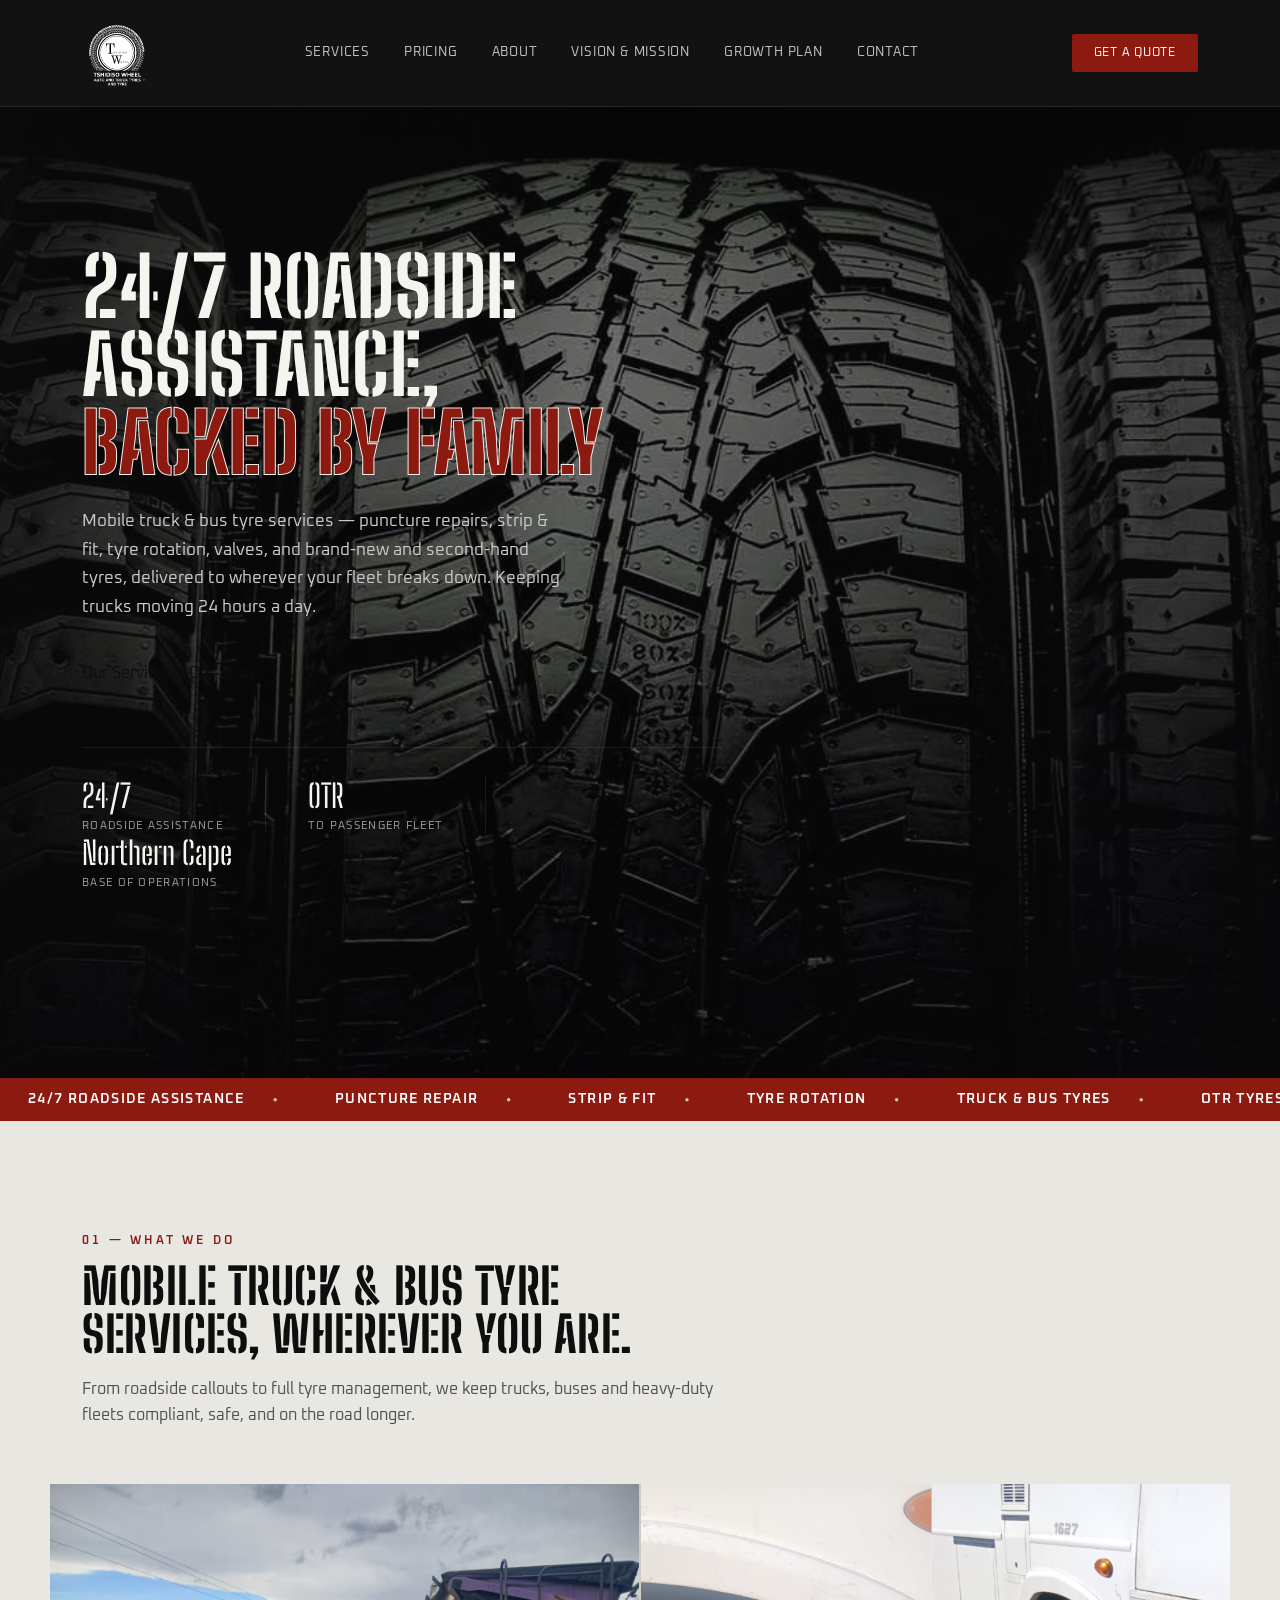
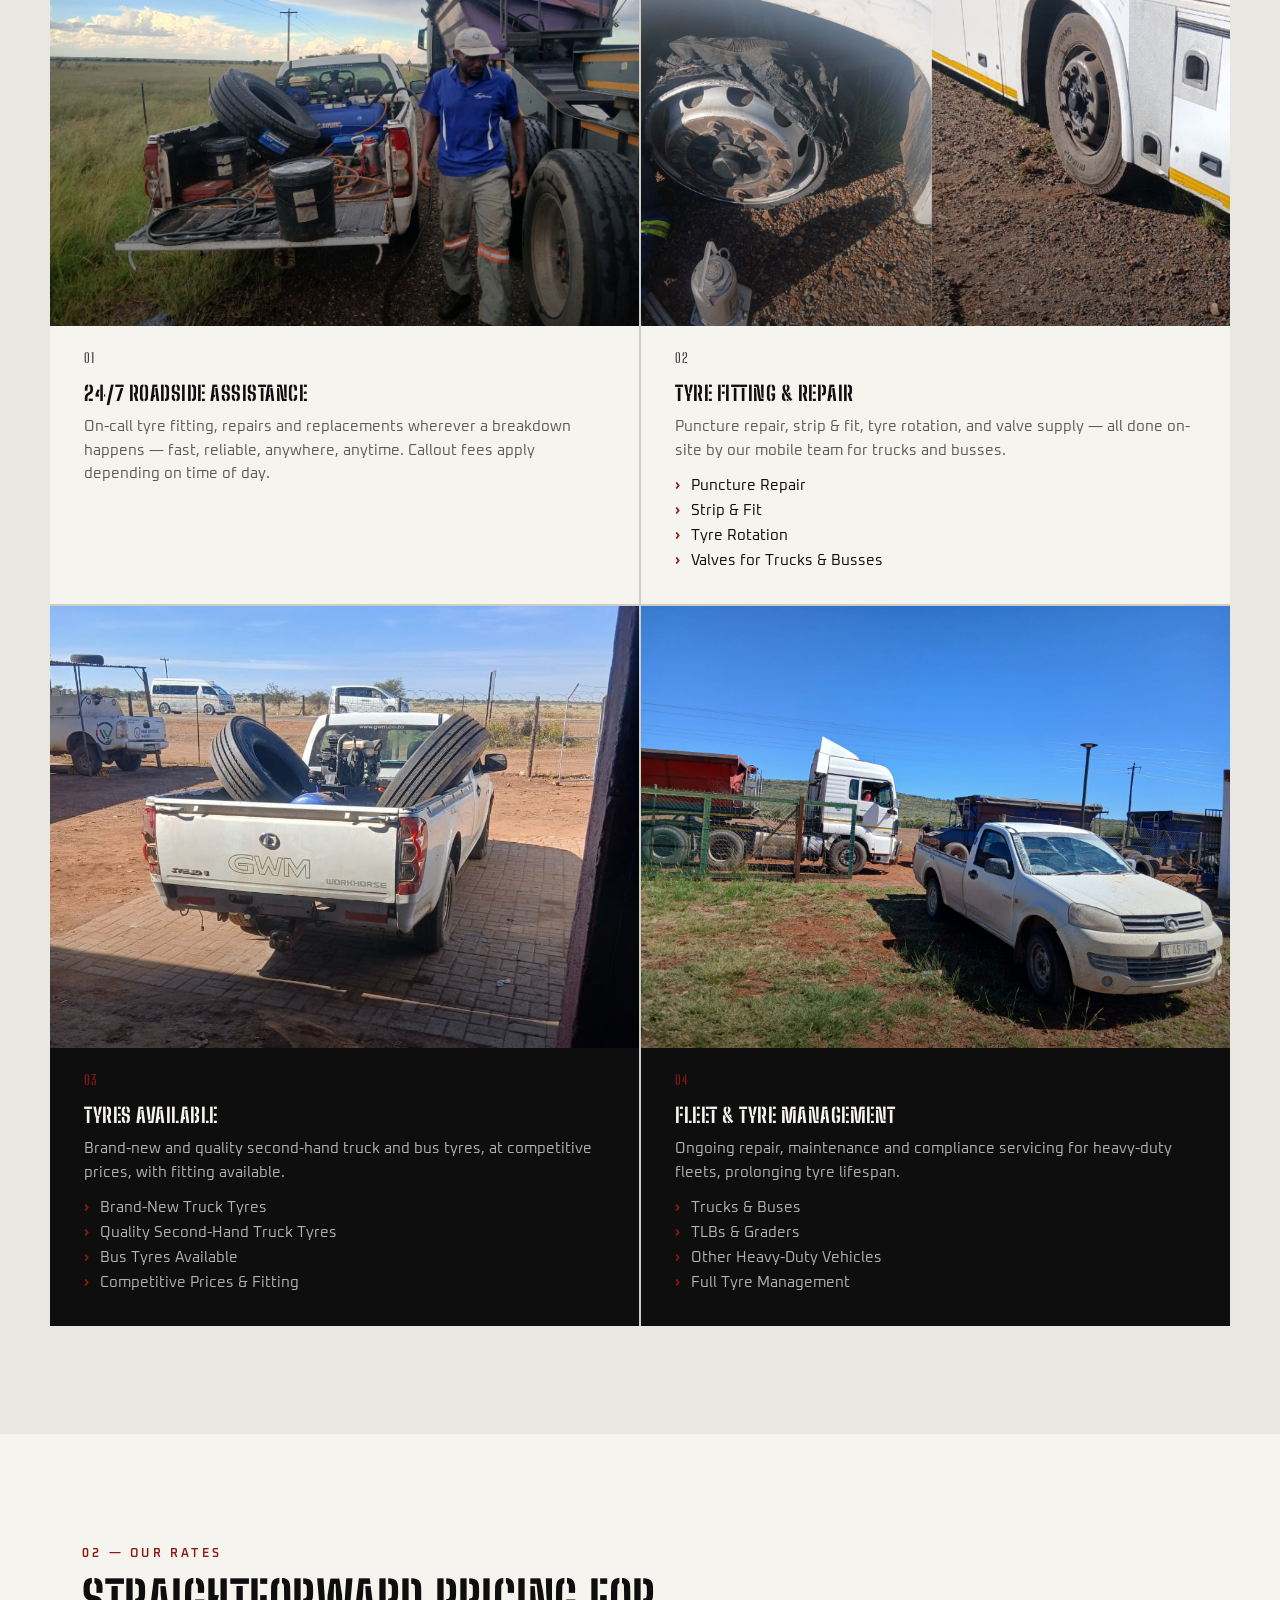
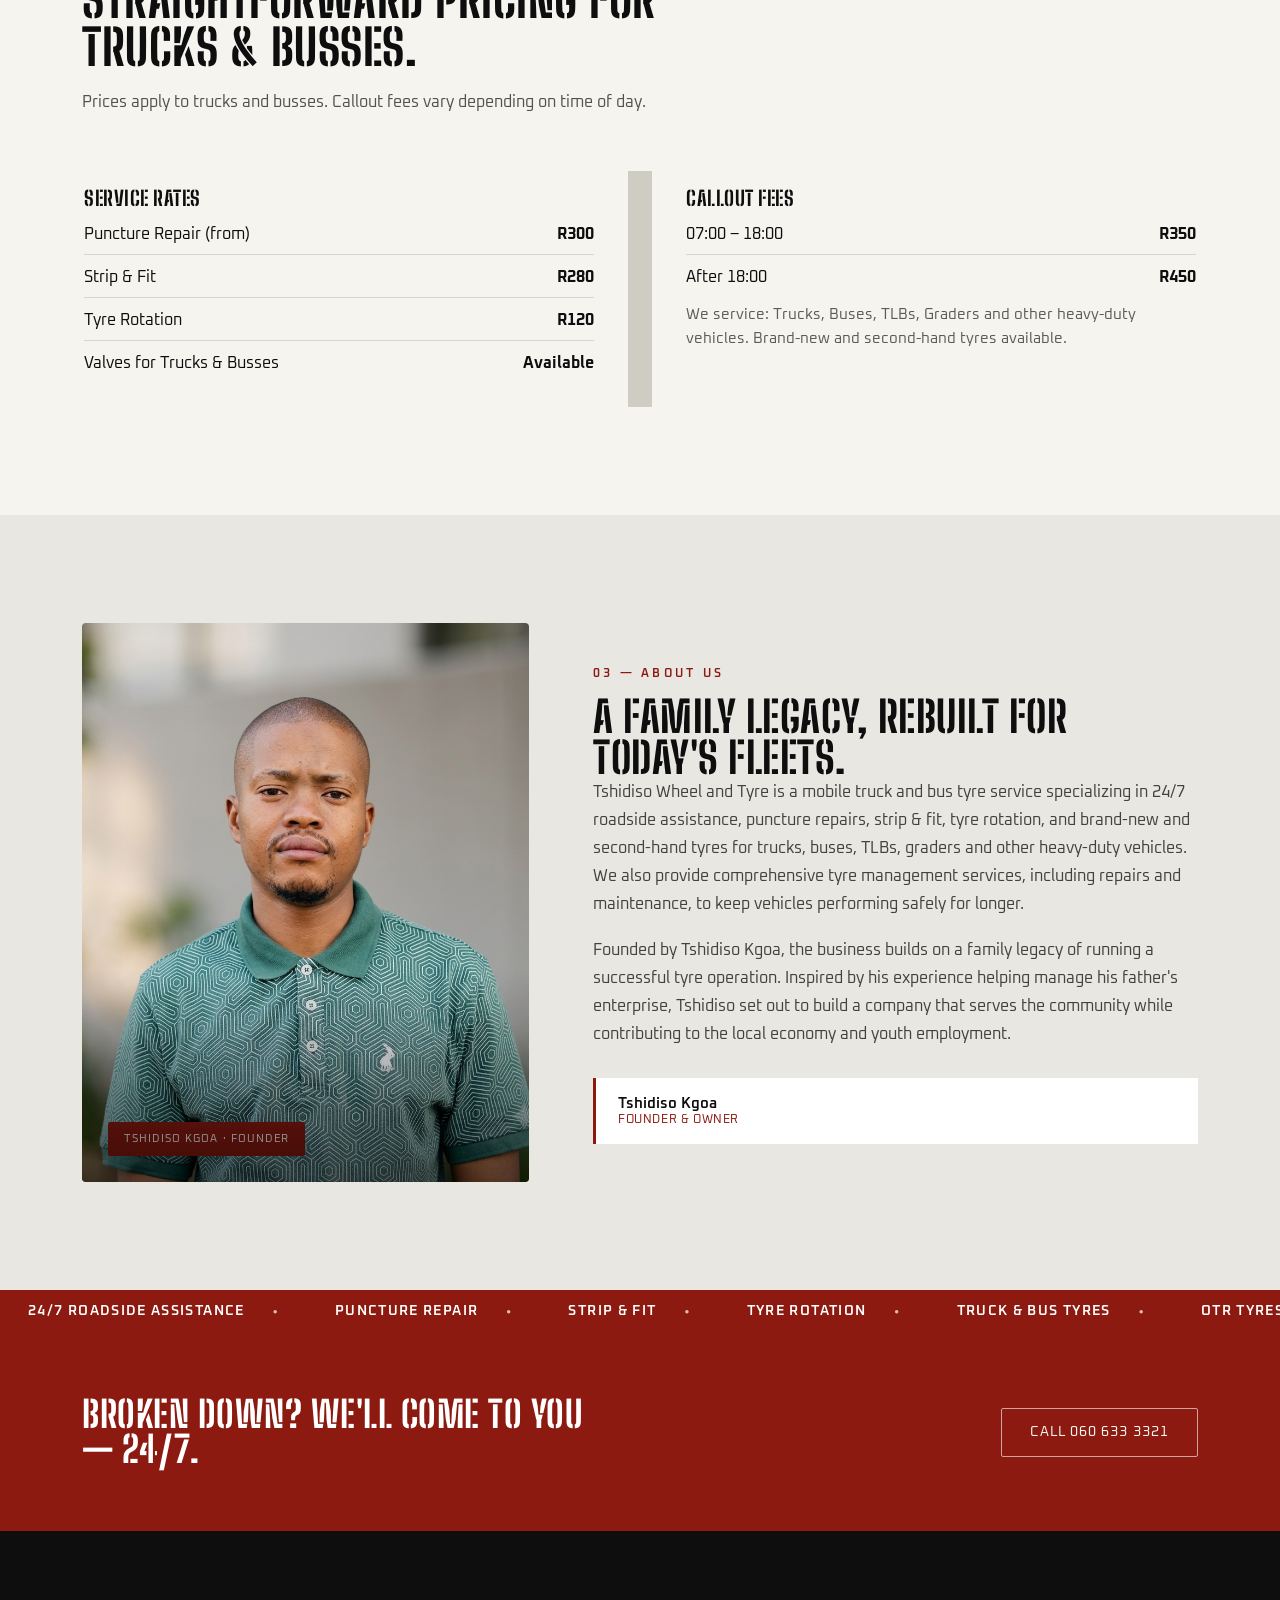
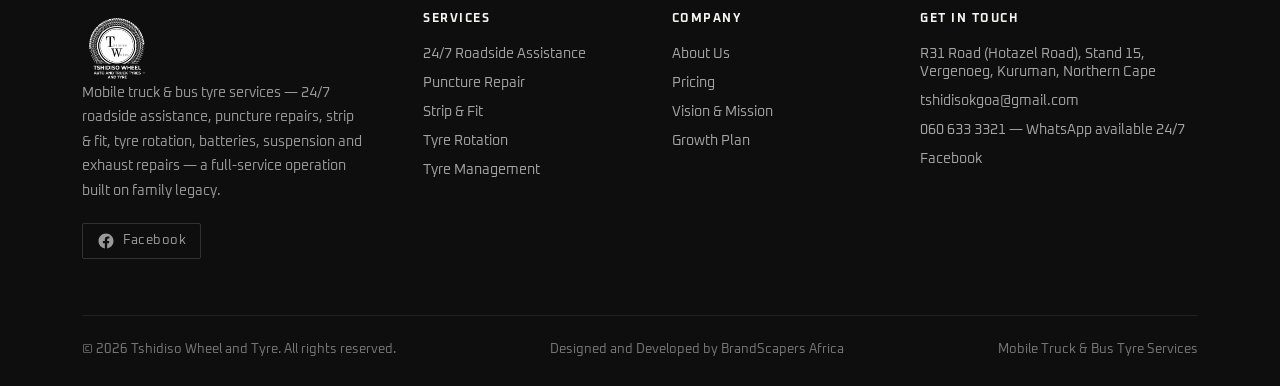
<file: index.html>
<!DOCTYPE html>
<html lang="en">
<head>
<meta charset="UTF-8">
<meta name="viewport" content="width=device-width, initial-scale=1.0">
<title>Tshidiso Wheel &amp; Tyre — Mobile Truck &amp; Bus Tyre Services</title>
<link rel="preconnect" href="https://fonts.googleapis.com">
<link href="https://fonts.googleapis.com/css2?family=Big+Shoulders+Stencil:wght@500;700;800&family=Oxanium:wght@400;500;600;700&display=swap" rel="stylesheet">
<link rel="stylesheet" href="styles.css">
<style>
  .svc-list{list-style:none;margin:14px 0 0;padding:0;display:flex;flex-direction:column;gap:6px;font-size:0.92rem;}
  .svc-list li{position:relative;padding-left:16px;color:inherit;}
  .svc-list li::before{content:"›";position:absolute;left:0;color:var(--rust,#c0392b);font-weight:700;}

  .rate-list{list-style:none;margin:16px 0 0;padding:0;display:flex;flex-direction:column;gap:12px;}
  .rate-list li{display:flex;justify-content:space-between;padding-bottom:10px;border-bottom:1px solid rgba(0,0,0,0.12);color:inherit;transition:color .25s, border-color .25s;}
  .rate-list li:last-child{border-bottom:none;padding-bottom:0;}
  .rate-list li strong{color:inherit;}

  /* Cards go dark on hover (see .svc-card:hover in styles.css) — make list text/borders follow the same white-on-black flip */
  .svc-card:hover .svc-list li,
  .svc-card:hover .rate-list li,
  .svc-card:hover .rate-list li strong{
    color:var(--bone,#f6f4ef);
  }
  .svc-card:hover .rate-list li{
    border-bottom-color:rgba(255,255,255,0.18);
  }

  .social-links{display:flex;gap:12px;margin-top:20px;}
  .social-links a{
    display:inline-flex;align-items:center;gap:8px;
    color:#9a9a9a;font-family:'Oxanium',sans-serif;font-size:0.82rem;letter-spacing:0.04em;
    border:1px solid rgba(255,255,255,0.15);padding:8px 14px;border-radius:2px;
    transition:color .2s, border-color .2s, background .2s;
  }
  .social-links a:hover{color:var(--bone,#f6f4ef);border-color:var(--rust,#8c1a10);background:rgba(140,26,16,0.15);}
</style>
</head>
<body>

<header>
  <div class="nav">
    <a href="#" class="logo">
  <img src="images/logo.png" alt="Tshidiso Wheel & Tyre" class="logo-img">
</a>
    <nav class="links" id="navLinks">
      <a href="#services">Services</a>
      <a href="#pricing">Pricing</a>
      <a href="#about">About</a>
      <a href="vision.html#vision">Vision &amp; Mission</a>
      <a href="vision.html#growth">Growth Plan</a>
      <a href="#contact">Contact</a>
    </nav>
    <a href="#contact" class="nav-cta">Get a Quote</a>
    <button class="burger" id="burgerBtn" aria-label="Toggle menu">☰</button>
  </div>
</header>

<section class="hero">
  <img src="images/tyre-hero.jpeg" alt="Tyre workshop" class="hero-bg">

  <div class="hero-overlay"></div>

  <div class="hero-inner">
    <h1>24/7 Roadside Assistance,<span>backed by family</span></h1>

    <p class="lead">
      Mobile truck &amp; bus tyre services — puncture repairs, strip &amp; fit,
      tyre rotation, valves, and brand-new and second-hand tyres, delivered to
      wherever your fleet breaks down. Keeping trucks moving 24 hours a day.
    </p>

    <div class="hero-actions">
      <a href="#services" class="btn-solid">Our Services</a>
      <a href="#about" class="btn-outline">Our Story</a>
    </div>

    <div class="hero-stats">
      <div class="hstat">
        <div class="num">24/7</div>
        <div class="lbl">Roadside Assistance</div>
      </div>
      <div class="hstat">
        <div class="num">OTR</div>
        <div class="lbl">To Passenger Fleet</div>
      </div>
      <div class="hstat">
        <div class="num">Northern Cape</div>
        <div class="lbl">Base of Operations</div>
      </div>
    </div>
  </div>
</section>

<div class="marquee-bar">
  <div class="marquee-track">
    <span>24/7 Roadside Assistance</span><span>Puncture Repair</span><span>Strip &amp; Fit</span><span>Tyre Rotation</span><span>Truck &amp; Bus Tyres</span><span>OTR Tyres</span><span>Valves for Trucks &amp; Busses</span>
    <span>24/7 Roadside Assistance</span><span>Puncture Repair</span><span>Strip &amp; Fit</span><span>Tyre Rotation</span><span>Truck &amp; Bus Tyres</span><span>OTR Tyres</span><span>Valves for Trucks &amp; Busses</span>
  </div>
</div>

<section class="services" id="services">
  <div class="wrap">
    <div class="section-head">
      <span class="eyebrow">01 — What We Do</span>
      <h2>Mobile truck &amp; bus tyre services, wherever you are.</h2>
      <p>From roadside callouts to full tyre management, we keep trucks, buses and heavy-duty fleets compliant, safe, and on the road longer.</p>
    </div>
  </div>
  <div class="wrap" style="padding:0;">
    <div class="svc-grid-2">
      <div class="svc-card">
        <div class="svc-img"><img src="images/roadside.jpeg" alt="24/7 roadside assistance"></div>
        <div class="svc-body">
          <div class="num">01</div>
          <h3>24/7 Roadside Assistance</h3>
          <p>On-call tyre fitting, repairs and replacements wherever a breakdown happens — fast, reliable, anywhere, anytime. Callout fees apply depending on time of day.</p>
        </div>
      </div>
      <div class="svc-card">
        <div class="svc-img"><img src="images/repair.png" alt="Tyre fitting and repair"></div>
        <div class="svc-body">
          <div class="num">02</div>
          <h3>Tyre Fitting &amp; Repair</h3>
          <p>Puncture repair, strip &amp; fit, tyre rotation, and valve supply — all done on-site by our mobile team for trucks and busses.</p>
          <ul class="svc-list">
            <li>Puncture Repair</li>
            <li>Strip &amp; Fit</li>
            <li>Tyre Rotation</li>
            <li>Valves for Trucks &amp; Busses</li>
          </ul>
        </div>
      </div>
      <div class="svc-card" style="background:var(--black);">
        <div class="svc-img"><img src="images/management.jpeg" alt="Tyres available"></div>
        <div class="svc-body">
          <div class="num" style="color:var(--rust);">03</div>
          <h3 style="color:var(--bone);">Tyres Available</h3>
          <p style="color:#b0b0b0;">Brand-new and quality second-hand truck and bus tyres, at competitive prices, with fitting available.</p>
          <ul class="svc-list" style="color:#b0b0b0;">
            <li>Brand-New Truck Tyres</li>
            <li>Quality Second-Hand Truck Tyres</li>
            <li>Bus Tyres Available</li>
            <li>Competitive Prices &amp; Fitting</li>
          </ul>
        </div>
      </div>
      <div class="svc-card" style="background:var(--black);">
        <div class="svc-img"><img src="images/fleet.jpeg" alt="Fleet and tyre management"></div>
        <div class="svc-body">
          <div class="num" style="color:var(--rust);">04</div>
          <h3 style="color:var(--bone);">Fleet &amp; Tyre Management</h3>
          <p style="color:#b0b0b0;">Ongoing repair, maintenance and compliance servicing for heavy-duty fleets, prolonging tyre lifespan.</p>
          <ul class="svc-list" style="color:#b0b0b0;">
            <li>Trucks &amp; Buses</li>
            <li>TLBs &amp; Graders</li>
            <li>Other Heavy-Duty Vehicles</li>
            <li>Full Tyre Management</li>
          </ul>
        </div>
      </div>
    </div>
  </div>
</section>

<section class="pricing" id="pricing">
  <div class="wrap">
    <div class="section-head">
      <span class="eyebrow">02 — Our Rates</span>
      <h2>Straightforward pricing for trucks &amp; busses.</h2>
      <p>Prices apply to trucks and busses. Callout fees vary depending on time of day.</p>
    </div>
  </div>
  <div class="wrap" style="padding:0;">
    <div class="svc-grid-2" style="gap:24px;">
      <div class="svc-card">
        <div class="svc-body">
          <h3>Service Rates</h3>
          <ul class="rate-list">
            <li><span>Puncture Repair (from)</span><strong>R300</strong></li>
            <li><span>Strip &amp; Fit</span><strong>R280</strong></li>
            <li><span>Tyre Rotation</span><strong>R120</strong></li>
            <li><span>Valves for Trucks &amp; Busses</span><strong>Available</strong></li>
          </ul>
        </div>
      </div>
      <div class="svc-card">
        <div class="svc-body">
          <h3>Callout Fees</h3>
          <ul class="rate-list">
            <li><span>07:00 – 18:00</span><strong>R350</strong></li>
            <li><span>After 18:00</span><strong>R450</strong></li>
          </ul>
          <p style="margin-top:16px;">We service: Trucks, Buses, TLBs, Graders and other heavy-duty vehicles. Brand-new and second-hand tyres available.</p>
        </div>
      </div>
    </div>
  </div>
</section>

<section class="about" id="about">
  <div class="wrap about-grid">
    <div class="about-visual">
      <img src="images/founder.png" alt="Tshidiso Kgoa, Founder">
      <div class="tag">Tshidiso Kgoa · Founder</div>
    </div>
    <div class="about-body">
      <span class="eyebrow">03 — About Us</span>
      <h2 style="margin-top:14px;font-size:clamp(1.9rem,3.4vw,2.7rem);">A family legacy, rebuilt for today's fleets.</h2>
      <p>Tshidiso Wheel and Tyre is a mobile truck and bus tyre service specializing in 24/7 roadside assistance, puncture repairs, strip &amp; fit, tyre rotation, and brand-new and second-hand tyres for trucks, buses, TLBs, graders and other heavy-duty vehicles. We also provide comprehensive tyre management services, including repairs and maintenance, to keep vehicles performing safely for longer.</p>
      <p>Founded by Tshidiso Kgoa, the business builds on a family legacy of running a successful tyre operation. Inspired by his experience helping manage his father's enterprise, Tshidiso set out to build a company that serves the community while contributing to the local economy and youth employment.</p>
      <div class="founder-card">
        <div class="name">Tshidiso Kgoa</div>
        <div class="role">Founder &amp; Owner</div>
      </div>
    </div>
  </div>
</section>


<div class="marquee-bar">
  <div class="marquee-track">
    <span>24/7 Roadside Assistance</span><span>Puncture Repair</span><span>Strip &amp; Fit</span><span>Tyre Rotation</span><span>Truck &amp; Bus Tyres</span><span>OTR Tyres</span><span>Valves for Trucks &amp; Busses</span>
    <span>24/7 Roadside Assistance</span><span>Puncture Repair</span><span>Strip &amp; Fit</span><span>Tyre Rotation</span><span>Truck &amp; Bus Tyres</span><span>OTR Tyres</span><span>Valves for Trucks &amp; Busses</span>
  </div>
</div>

<section class="cta-strip" id="contact">
  <div class="wrap">
    <h2>Broken down? We'll come to you — 24/7.</h2>
    <a href="tel:0606333321" class="btn-ghost">Call 060 633 3321</a>
  </div>
</section>

<footer>
  <div class="wrap">
    <div class="footer-grid">
      <div>
        <a href="#" class="logo">
  <img src="images/logo.png" alt="Tshidiso Wheel & Tyre" class="logo-img">
</a>
        <p class="desc">Mobile truck &amp; bus tyre services — 24/7 roadside assistance, puncture repairs, strip &amp; fit, tyre rotation, batteries, suspension and exhaust repairs — a full-service operation built on family legacy.</p>
        <div class="social-links">
          <a href="https://www.facebook.com/profile.php?id=61590594485795" target="_blank" rel="noopener" aria-label="Follow us on Facebook">
            <svg viewBox="0 0 24 24" width="18" height="18" fill="currentColor"><path d="M22 12.06C22 6.5 17.52 2 12 2S2 6.5 2 12.06c0 5 3.66 9.15 8.44 9.94v-7.03H7.9v-2.91h2.54V9.85c0-2.5 1.49-3.89 3.78-3.89 1.1 0 2.24.2 2.24.2v2.46h-1.26c-1.24 0-1.63.77-1.63 1.56v1.88h2.78l-.44 2.91h-2.34V22c4.78-.79 8.44-4.94 8.44-9.94Z"/></svg>
            <span>Facebook</span>
          </a>
        </div>
      </div>
      <div class="footer-col">
        <h5>Services</h5>
        <ul>
          <li><a href="#services">24/7 Roadside Assistance</a></li>
          <li><a href="#services">Puncture Repair</a></li>
          <li><a href="#services">Strip &amp; Fit</a></li>
          <li><a href="#services">Tyre Rotation</a></li>
          <li><a href="#services">Tyre Management</a></li>
        </ul>
      </div>
      <div class="footer-col">
        <h5>Company</h5>
        <ul>
          <li><a href="#about">About Us</a></li>
          <li><a href="#pricing">Pricing</a></li>
          <li><a href="vision.html#vision">Vision &amp; Mission</a></li>
          <li><a href="vision.html#growth">Growth Plan</a></li>
        </ul>
      </div>
      <div class="footer-col">
        <h5>Get In Touch</h5>
        <ul>
          <li>R31 Road (Hotazel Road), Stand 15, Vergenoeg, Kuruman, Northern Cape</li>
          <li>tshidisokgoa@gmail.com</li>
          <li>060 633 3321 — WhatsApp available 24/7</li>
          <li><a href="https://www.facebook.com/profile.php?id=61590594485795" target="_blank" rel="noopener">Facebook</a></li>
        </ul>
      </div>
    </div>
    <div class="footer-bottom">
      <p id="copyright"></p>
      <p>Designed and Developed by <a href="https://www.brandscapersafrica.com" target="_blank">BrandScapers Africa</a></p>
      <p>Mobile Truck &amp; Bus Tyre Services</p>
    </div>
  </div>
</footer>
<script src="script.js"></script>
</body>
</html>
</file>
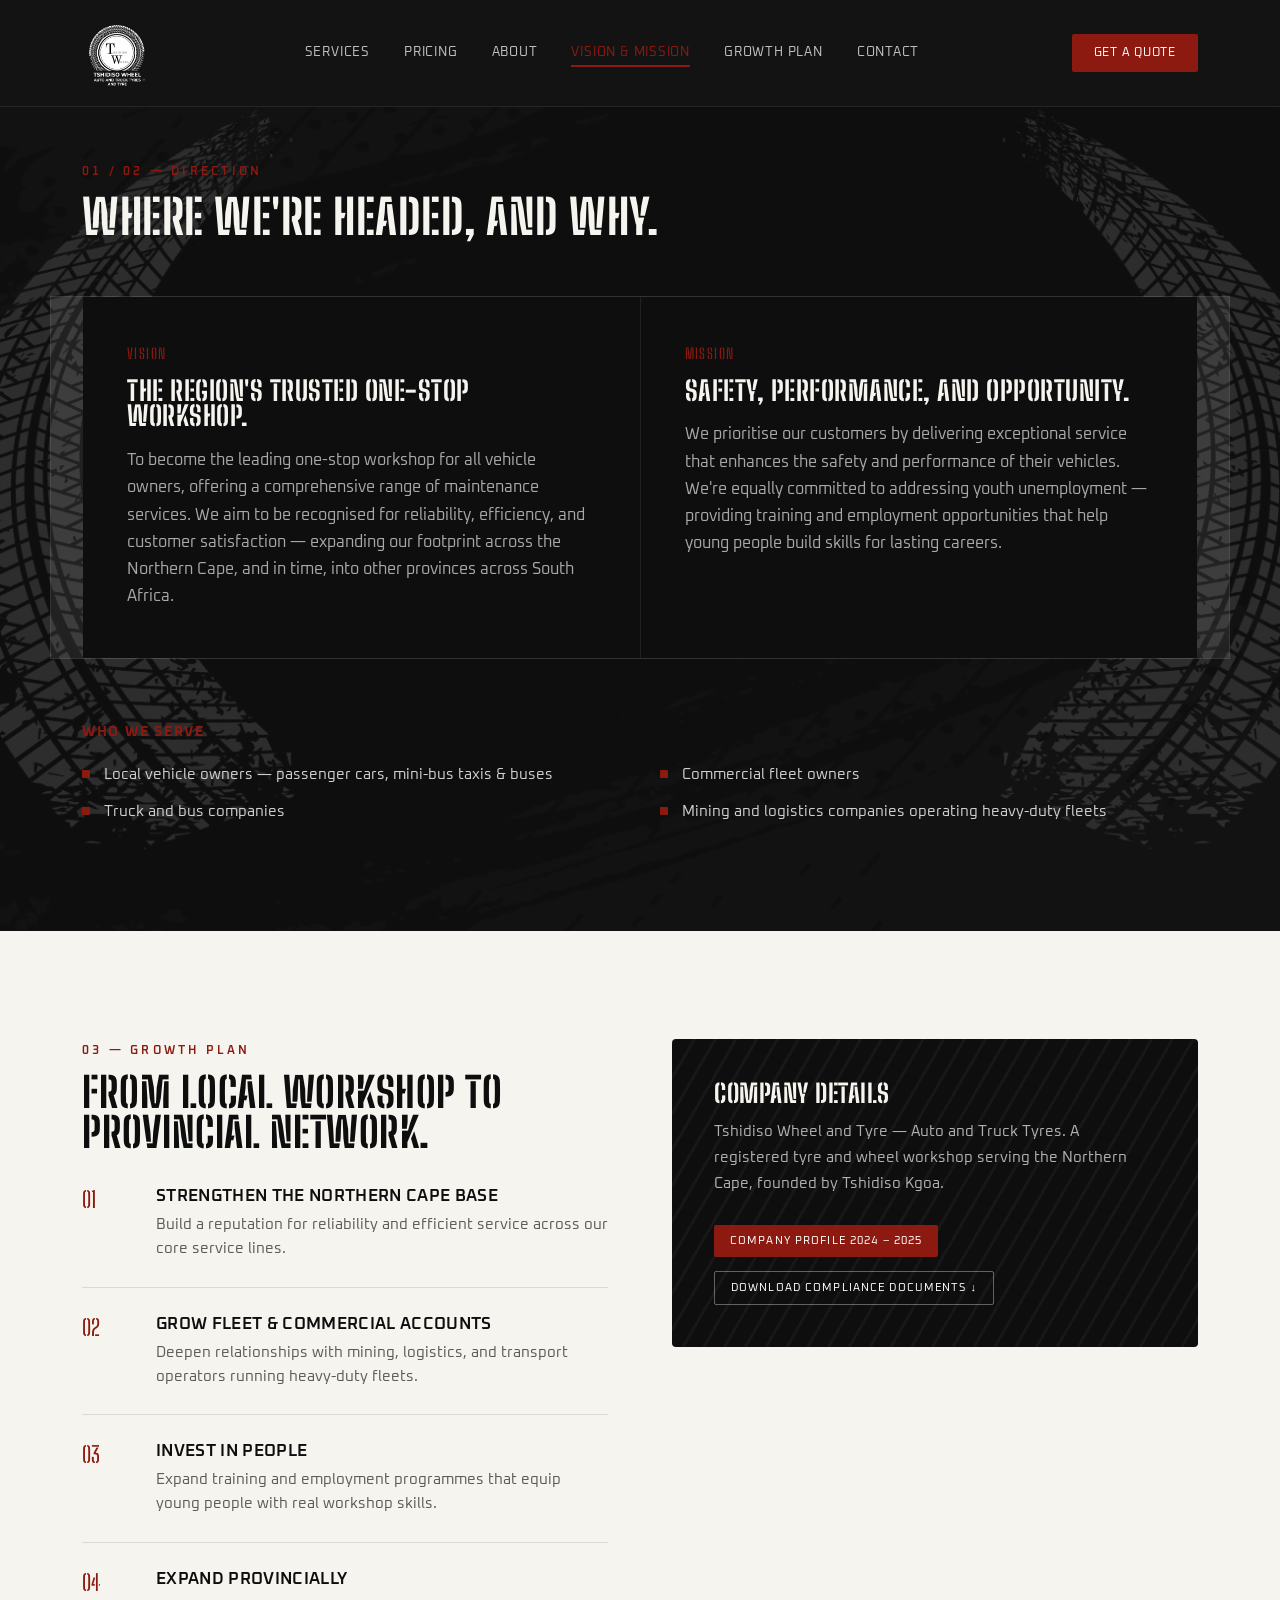
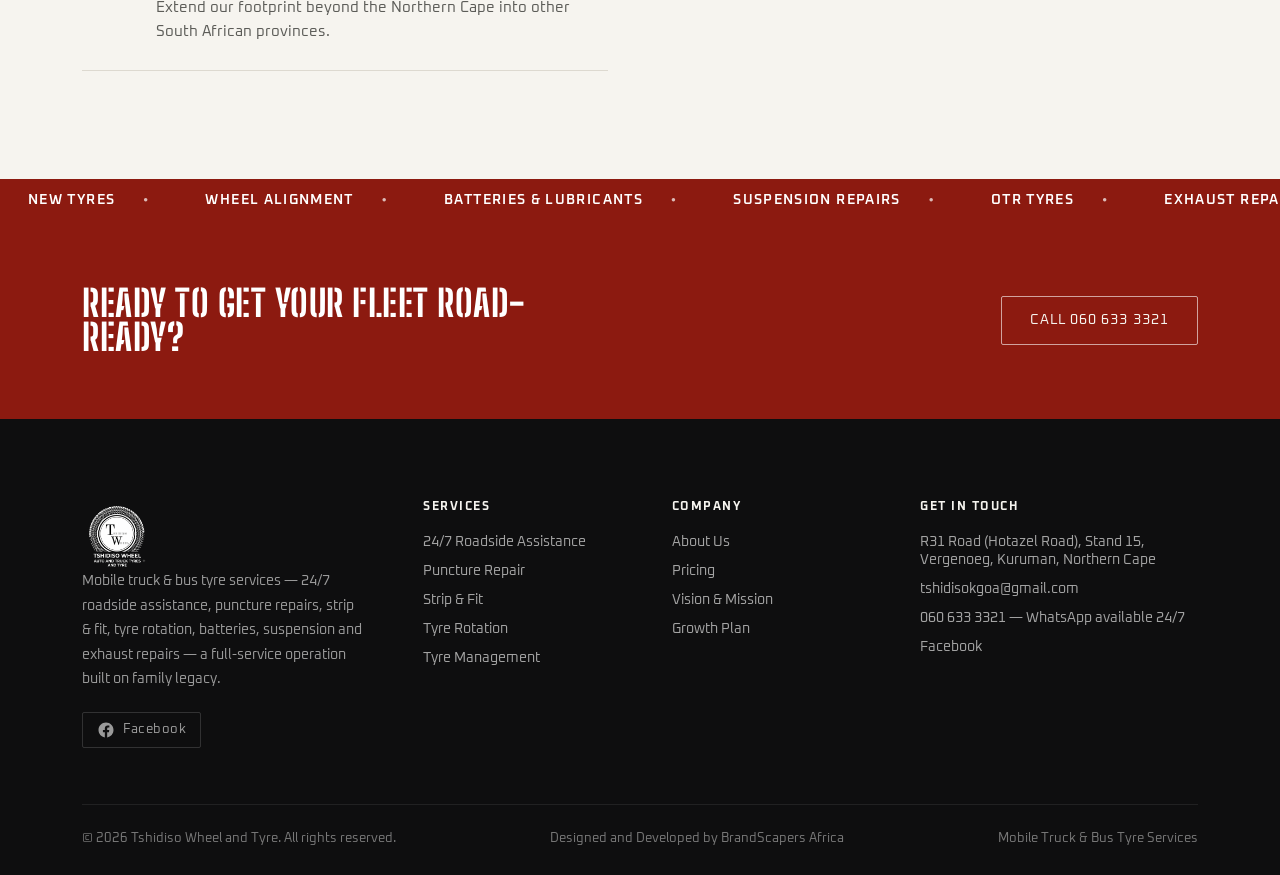
<file: vision.html>
<!DOCTYPE html>
<html lang="en">
<head>
<meta charset="UTF-8">
<meta name="viewport" content="width=device-width, initial-scale=1.0">
<title>Tshidiso Wheel &amp; Tyre — Auto and Truck Tyres</title>
<link rel="preconnect" href="https://fonts.googleapis.com">
<link href="https://fonts.googleapis.com/css2?family=Big+Shoulders+Stencil:wght@500;700;800&family=Oxanium:wght@400;500;600;700&display=swap" rel="stylesheet">
<link rel="stylesheet" href="styles.css">
<style>
  .svc-list{list-style:none;margin:14px 0 0;padding:0;display:flex;flex-direction:column;gap:6px;font-size:0.92rem;}
  .svc-list li{position:relative;padding-left:16px;color:inherit;}
  .svc-list li::before{content:"›";position:absolute;left:0;color:var(--rust,#c0392b);font-weight:700;}

  .rate-list{list-style:none;margin:16px 0 0;padding:0;display:flex;flex-direction:column;gap:12px;}
  .rate-list li{display:flex;justify-content:space-between;padding-bottom:10px;border-bottom:1px solid rgba(0,0,0,0.12);color:inherit;transition:color .25s, border-color .25s;}
  .rate-list li:last-child{border-bottom:none;padding-bottom:0;}
  .rate-list li strong{color:inherit;}

  /* Cards go dark on hover (see .svc-card:hover in styles.css) — make list text/borders follow the same white-on-black flip */
  .svc-card:hover .svc-list li,
  .svc-card:hover .rate-list li,
  .svc-card:hover .rate-list li strong{
    color:var(--bone,#f6f4ef);
  }
  .svc-card:hover .rate-list li{
    border-bottom-color:rgba(255,255,255,0.18);
  }

  .social-links{display:flex;gap:12px;margin-top:20px;}
  .social-links a{
    display:inline-flex;align-items:center;gap:8px;
    color:#9a9a9a;font-family:'Oxanium',sans-serif;font-size:0.82rem;letter-spacing:0.04em;
    border:1px solid rgba(255,255,255,0.15);padding:8px 14px;border-radius:2px;
    transition:color .2s, border-color .2s, background .2s;
  }
  .social-links a:hover{color:var(--bone,#f6f4ef);border-color:var(--rust,#8c1a10);background:rgba(140,26,16,0.15);}
</style>
</head>
<body>

<header>
  <div class="nav">
    <a href="#" class="logo">
      <img src="images/logo.png" alt="Tshidiso Wheel & Tyre" class="logo-img">
    </a>
    <nav class="links" id="navLinks">
      <a href="index.html#services">Services</a>
      <a href="index.html#pricing">Pricing</a>
      <a href="index.html#about">About</a>
      <a href="vision.html#vision">Vision &amp; Mission</a>
      <a href="#growth">Growth Plan</a>
      <a href="#contact">Contact</a>
    </nav>
    <a href="#contact" class="nav-cta">Get a Quote</a>
    <button class="burger" id="burgerBtn" aria-label="Toggle menu">☰</button>
  </div>
</header>

<section class="vm" id="vision" style="padding-top:160px;">
  <img src="images/vision-tyre.png" alt="" class="vm-bg-img" aria-hidden="true">

  <div class="wrap">
    <span class="eyebrow">01 / 02 — Direction</span>
    <h2 style="margin-top:14px;font-size:clamp(2rem,4vw,3rem);">Where we're headed, and why.</h2>
  </div>
  <div class="wrap vm-grid">
    <div class="vm-card">
      <div class="num">VISION</div>
      <h3>The region's trusted one-stop workshop.</h3>
      <p>To become the leading one-stop workshop for all vehicle owners, offering a comprehensive range of maintenance services. We aim to be recognised for reliability, efficiency, and customer satisfaction — expanding our footprint across the Northern Cape, and in time, into other provinces across South Africa.</p>
    </div>
    <div class="vm-card">
      <div class="num">MISSION</div>
      <h3>Safety, performance, and opportunity.</h3>
      <p>We prioritise our customers by delivering exceptional service that enhances the safety and performance of their vehicles. We're equally committed to addressing youth unemployment — providing training and employment opportunities that help young people build skills for lasting careers.</p>
    </div>
  </div>
  <div class="wrap target-strip">
    <h4>Who We Serve</h4>
    <ul class="target-list">
      <li>Local vehicle owners — passenger cars, mini-bus taxis &amp; buses</li>
      <li>Commercial fleet owners</li>
      <li>Truck and bus companies</li>
      <li>Mining and logistics companies operating heavy-duty fleets</li>
    </ul>
  </div>
</section> 

<section class="growth" id="growth">
  <div class="wrap growth-grid">
    <div>
      <span class="eyebrow">03 — Growth Plan</span>
      <h2 style="margin-top:14px;font-size:clamp(1.9rem,3.4vw,2.6rem);">From local workshop to provincial network.</h2>
      <div class="growth-list" style="margin-top:34px;">
        <div class="growth-step">
          <div class="step-num">01</div>
          <div><h4>Strengthen the Northern Cape base</h4><p>Build a reputation for reliability and efficient service across our core service lines.</p></div>
        </div>
        <div class="growth-step">
          <div class="step-num">02</div>
          <div><h4>Grow fleet &amp; commercial accounts</h4><p>Deepen relationships with mining, logistics, and transport operators running heavy-duty fleets.</p></div>
        </div>
        <div class="growth-step">
          <div class="step-num">03</div>
          <div><h4>Invest in people</h4><p>Expand training and employment programmes that equip young people with real workshop skills.</p></div>
        </div>
        <div class="growth-step">
          <div class="step-num">04</div>
          <div><h4>Expand provincially</h4><p>Extend our footprint beyond the Northern Cape into other South African provinces.</p></div>
        </div>
      </div>
    </div>
    <div class="growth-visual">
      <h3>Company Details</h3>
      <p>Tshidiso Wheel and Tyre — Auto and Truck Tyres. A registered tyre and wheel workshop serving the Northern Cape, founded by Tshidiso Kgoa.</p>
        <div style="display:flex;gap:14px;flex-wrap:wrap;position:relative;">
        <span class="growth-tag">Company Profile 2024 – 2025</span>
        <a href="documents/TDO Investmens compliance documents.pdf" target="_blank" class="growth-tag" style="background:transparent;border:1.5px solid rgba(255,255,255,0.35);display:inline-flex;align-items:center;gap:8px;">
          Download Compliance Documents ↓
        </a>
      </div>
    </div>
  </div>
</section>

<div class="marquee-bar">
  <div class="marquee-track">
    <span>New Tyres</span><span>Wheel Alignment</span><span>Batteries &amp; Lubricants</span><span>Suspension Repairs</span><span>OTR Tyres</span><span>Exhaust Repairs</span><span>Auto Spares</span>
    <span>New Tyres</span><span>Wheel Alignment</span><span>Batteries &amp; Lubricants</span><span>Suspension Repairs</span><span>OTR Tyres</span><span>Exhaust Repairs</span><span>Auto Spares</span>
  </div>
</div>

<section class="cta-strip" id="contact">
  <div class="wrap">
    <h2>Ready to get your fleet road-ready?</h2>
    <a href="tel:0606333321" class="btn-ghost">Call 060 633 3321</a>
  </div>
</section>

<footer>
  <div class="wrap">
    <div class="footer-grid">
      <div>
        <a href="#" class="logo">
  <img src="images/logo.png" alt="Tshidiso Wheel & Tyre" class="logo-img">
</a>
        <p class="desc">Mobile truck &amp; bus tyre services — 24/7 roadside assistance, puncture repairs, strip &amp; fit, tyre rotation, batteries, suspension and exhaust repairs — a full-service operation built on family legacy.</p>
        <div class="social-links">
          <a href="https://www.facebook.com/profile.php?id=61590594485795" target="_blank" rel="noopener" aria-label="Follow us on Facebook">
            <svg viewBox="0 0 24 24" width="18" height="18" fill="currentColor"><path d="M22 12.06C22 6.5 17.52 2 12 2S2 6.5 2 12.06c0 5 3.66 9.15 8.44 9.94v-7.03H7.9v-2.91h2.54V9.85c0-2.5 1.49-3.89 3.78-3.89 1.1 0 2.24.2 2.24.2v2.46h-1.26c-1.24 0-1.63.77-1.63 1.56v1.88h2.78l-.44 2.91h-2.34V22c4.78-.79 8.44-4.94 8.44-9.94Z"/></svg>
            <span>Facebook</span>
          </a>
        </div>
      </div>
      <div class="footer-col">
        <h5>Services</h5>
        <ul>
          <li><a href="#services">24/7 Roadside Assistance</a></li>
          <li><a href="#services">Puncture Repair</a></li>
          <li><a href="#services">Strip &amp; Fit</a></li>
          <li><a href="#services">Tyre Rotation</a></li>
          <li><a href="#services">Tyre Management</a></li>
        </ul>
      </div>
      <div class="footer-col">
        <h5>Company</h5>
        <ul>
          <li><a href="#about">About Us</a></li>
          <li><a href="#pricing">Pricing</a></li>
          <li><a href="vision.html#vision">Vision &amp; Mission</a></li>
          <li><a href="vision.html#growth">Growth Plan</a></li>
        </ul>
      </div>
      <div class="footer-col">
        <h5>Get In Touch</h5>
        <ul>
          <li>R31 Road (Hotazel Road), Stand 15, Vergenoeg, Kuruman, Northern Cape</li>
          <li>tshidisokgoa@gmail.com</li>
          <li>060 633 3321 — WhatsApp available 24/7</li>
          <li><a href="https://www.facebook.com/profile.php?id=61590594485795" target="_blank" rel="noopener">Facebook</a></li>
        </ul>
      </div>
    </div>
    <div class="footer-bottom">
      <p id="copyright"></p>
      <p>Designed and Developed by <a href="https://www.brandscapersafrica.com" target="_blank">BrandScapers Africa</a></p>
      <p>Mobile Truck &amp; Bus Tyre Services</p>
    </div>
  </div>
</footer>
<script src="script.js"></script>
</body>
</html>
</file>
<file: styles.css>
:root{
  --black:#0e0e0f;
  --char:#1a1a1c;
  --steel:#3b3d42;
  --concrete:#e9e7e2;
  --bone:#f6f4ef;
  --rust:#8c1a10;
  --rust-dark:#6e140c;
  --yellow:#e8a23a;
  --line:rgba(255,255,255,0.08);
}
*{margin:0;padding:0;box-sizing:border-box;}
html{scroll-behavior:smooth;}
body{
  font-family:'Oxanium',sans-serif;
  background:var(--bone);
  color:var(--black);
  overflow-x:hidden;
}
h1,h2,h3,.display{
  font-family:'Big Shoulders Stencil',sans-serif;
  text-transform:uppercase;
  letter-spacing:0.5px;
  line-height:0.95;
}
.eyebrow{
  font-family:'Oxanium',sans-serif;
  font-weight:600;
  letter-spacing:0.28em;
  text-transform:uppercase;
  font-size:0.72rem;
  color:var(--rust);
}
a{color:inherit;text-decoration:none;}
.wrap{max-width:1180px;margin:0 auto;padding:0 32px;}
img{display:block;max-width:100%;}

/* tread pattern signature element */
.tread{
  background-image: repeating-linear-gradient(115deg, rgba(255,255,255,0.06) 0px, rgba(255,255,255,0.06) 3px, transparent 3px, transparent 16px);
}
.tread-dark{
  background-image: repeating-linear-gradient(115deg, rgba(0,0,0,0.5) 0px, rgba(0,0,0,0.5) 4px, transparent 4px, transparent 18px);
}

/* ===== HEADER ===== */
header{
  position:fixed;top:0;left:0;right:0;z-index:100;
  background:rgba(20, 20, 21, 0.92);
  backdrop-filter:blur(6px);
  border-bottom:1px solid var(--line);
}
.nav{display:flex;align-items:center;justify-content:space-between;padding:18px 32px;max-width:1180px;margin:0 auto;position:relative;}
.logo{display:flex;align-items:center;gap:12px;color:var(--bone);}
.logo-mark{
  width:42px;height:42px;border-radius:50%;
  border:3px solid var(--rust);
  display:flex;align-items:center;justify-content:center;
  font-family:'Big Shoulders Stencil',sans-serif;font-size:1.1rem;color:var(--rust);
  position:relative;
}
.logo-mark::after{
  content:"";position:absolute;inset:7px;border-radius:50%;border:2px dashed var(--steel);
}
.logo-img{
  height: 70px;
  width:auto;
  display:block;
}

.vm{
  position:relative;
  overflow:hidden;
}
.vm-bg-img{
  position:absolute;
  inset:0;
  width:100%;
  height:100%;
  object-fit:cover;
  object-position:center;
  opacity:0.15;
  z-index:0;
  pointer-events:none;
  user-select:none;
  filter:invert(1);
  mix-blend-mode:screen;
}
.vm .wrap{
  position:relative;
  z-index:1;
}

nav.links{display:flex;gap:34px;font-family:'Oxanium',sans-serif;font-size:0.82rem;letter-spacing:0.06em;text-transform:uppercase;color:#c3bfbf;}
nav.links a{position:relative;padding:4px 0;transition:color .2s;}
nav.links a:hover{color:var(--black);}
nav.links a::after{
  content:"";
  position:absolute;
  left:0;
  bottom:-2px;
  width:0;
  height:2px;
  background:var(--rust);
  transition:width .25s ease;
}
nav.links a:hover::after,
nav.links a.active::after{
  width:100%;
}
nav.links a.active{
  color:var(--rust);
}
.nav-cta{
  font-family:'Oxanium',sans-serif;font-size:0.78rem;letter-spacing:0.06em;text-transform:uppercase;
  background:var(--rust);color:white;padding:11px 22px;border-radius:2px;
  transition:background .2s;
}
.nav-cta:hover{background:var(--rust-dark);}
.burger{display:none;color:var(--bone);font-size:1.4rem;background:none;border:none;cursor:pointer;}

@media (max-width:880px){
  nav.links{display:none;}
  nav.links.open{
    display:flex;flex-direction:column;gap:0;position:absolute;top:100%;left:0;right:0;
    background:rgba(18, 16, 16, 0.98);padding:8px 32px 18px;border-top:1px solid var(--line);
  }
  nav.links.open a{padding:14px 0;border-bottom:1px solid var(--line);}
  .burger{display:block;}
}

/* ===== HERO ===== */
.hero{
  position:relative;
  min-height:100vh;
  display:flex;
  align-items:center;
  overflow:hidden;
}

.hero-bg{
  position:absolute;
  inset:0;
  width:100%;
  height:100%;
  object-fit:cover;
  z-index:0;
}

.hero-overlay{
  position:absolute;
  inset:0;
  background:
    linear-gradient(
      100deg,
      rgba(10,10,11,0.92) 0%,
      rgba(10,10,11,0.55) 45%,
      rgba(10,10,11,0.78) 100%
    );
  z-index:1;
}

.hero-inner{
  position:relative;
  z-index:2;
  max-width:1180px;
  margin:0 auto;
  padding:140px 32px 80px;
  width:100%;
}
.hero-tag{display:flex;align-items:center;gap:14px;margin-bottom:26px;}
.hero-tag .rule{width:46px;height:2px;background:var(--rust);}
.hero h1{
  color:var(--bone);font-size:clamp(2.6rem, 6.4vw, 5.6rem);
  max-width:760px;
}
.hero h1 span{
  color:var(--rust);display:block;
  -webkit-text-stroke:2px var(--bone);
  paint-order:stroke fill;
}
.hero p.lead{
  color:#c9c9c9;font-size:1.08rem;max-width:480px;margin-top:26px;line-height:1.65;
  font-weight:400;
}
.hero-actions{display:flex;gap:16px;margin-top:42px;flex-wrap:wrap;}
.btn-primary{
  background:var(--rust);color:white;padding:16px 30px;font-family:'Oxanium',sans-serif;
  font-size:0.85rem;letter-spacing:0.08em;text-transform:uppercase;border-radius:2px;
  transition:background .2s, transform .2s;border:none;cursor:pointer;
}
.btn-primary:hover{background:var(--rust-dark);transform:translateY(-2px);}
.btn-ghost{
  border:1.5px solid rgba(255,255,255,0.35);color:var(--bone);padding:15px 28px;
  font-family:'Oxanium',sans-serif;font-size:0.85rem;letter-spacing:0.08em;text-transform:uppercase;
  border-radius:2px;transition:border-color .2s, background .2s;
}
.btn-ghost:hover{border-color:var(--rust);background:rgba(140,26,16,0.15);}

.hero-stats{
  display:flex;gap:0;margin-top:64px;border-top:1px solid var(--line);padding-top:28px;max-width:640px;flex-wrap:wrap;
}
.hstat{padding-right:42px;margin-right:42px;border-right:1px solid var(--line);}
.hstat:last-child{border-right:none;}
.hstat .num{font-family:'Big Shoulders Stencil',sans-serif;color:var(--bone);font-size:2rem;}
.hstat .lbl{font-family:'Oxanium',sans-serif;font-size:0.68rem;letter-spacing:0.12em;text-transform:uppercase;color:#9a9a9a;margin-top:4px;}

/* ===== MARQUEE ===== */
.marquee-bar{background:var(--rust);overflow:hidden;padding:13px 0;}
.marquee-track{display:flex;white-space:nowrap;animation:scroll 26s linear infinite;}
.marquee-track span{
  font-family:'Oxanium',sans-serif;font-weight:600;text-transform:uppercase;letter-spacing:0.1em;
  color:white;font-size:0.85rem;padding:0 28px;display:inline-flex;align-items:center;gap:28px;
}
.marquee-track span::after{content:"●";font-size:0.5rem;opacity:0.7;}
@keyframes scroll{0%{transform:translateX(0);}100%{transform:translateX(-50%);}}

section{padding:108px 0;}
.section-head{max-width:640px;margin-bottom:56px;}
.section-head h2{font-size:clamp(2rem,4vw,3.1rem);margin-top:14px;}
.section-head p{margin-top:18px;color:#52524f;font-size:1.02rem;line-height:1.6;}

/* ===== ABOUT ===== */
.about{background:var(--concrete);}
.about-grid{display:grid;grid-template-columns:0.85fr 1.15fr;gap:64px;align-items:center;}
.about-visual{
  position:relative;aspect-ratio:4/5;border-radius:4px;overflow:hidden;
  background:linear-gradient(160deg,#26262a 0%, #131314 100%);
}
.about-visual img{
  width:100%;height:100%;object-fit:cover;display:block;
}
.about-visual::after{
  content:"";position:absolute;inset:0;
  background:linear-gradient(0deg, rgba(0,0,0,0.55) 0%, rgba(0,0,0,0) 38%);
}
.about-visual .tag{
  position:absolute;bottom:26px;left:26px;background:var(--rust);color:white;
  font-family:'Oxanium',sans-serif;font-size:0.7rem;letter-spacing:0.1em;text-transform:uppercase;
  padding:10px 16px;border-radius:2px;
}
.about-body p{color:#42423f;line-height:1.75;font-size:1rem;margin-bottom:18px;}
.founder-card{
  margin-top:30px;border-left:3px solid var(--rust);padding:16px 0 16px 22px;background:#fff;
}
.founder-card .name{font-family:'Oxanium',sans-serif;font-weight:600;font-size:0.95rem;}
.founder-card .role{font-family:'Oxanium',sans-serif;font-size:0.75rem;color:var(--rust);letter-spacing:0.05em;text-transform:uppercase;}

/* ===== VISION/MISSION ===== */
.vm{background:var(--black);color:var(--bone);}
.vm .wrap > .eyebrow{color:var(--rust);}
.vm-grid{display:grid;grid-template-columns:1fr 1fr;gap:1px;background:var(--line);margin-top:56px;border:1px solid var(--line);}
.vm-card{background:var(--black);padding:48px 44px;}
.vm-card .num{font-family:'Big Shoulders Stencil',sans-serif;color:var(--rust);font-size:0.9rem;letter-spacing:0.1em;}
.vm-card h3{color:var(--bone);font-size:1.7rem;margin:16px 0 18px;}
.vm-card p{color:#a8a8a8;line-height:1.75;font-size:0.97rem;}

.target-strip{margin-top:64px;}
.target-strip h4{font-family:'Oxanium',sans-serif;font-size:0.9rem;letter-spacing:0.12em;text-transform:uppercase;color:var(--rust);margin-bottom:22px;}
.target-list{display:grid;grid-template-columns:repeat(2,1fr);gap:14px 40px;}
.target-list li{list-style:none;display:flex;gap:14px;align-items:flex-start;color:#cfcfcf;font-size:0.96rem;line-height:1.5;}
.target-list li::before{content:"";min-width:8px;height:8px;background:var(--rust);margin-top:7px;border-radius:1px;}

/* ===== SERVICES ===== */
.services{background:var(--concrete);}

.svc-grid{
  display:grid;
  grid-template-columns:repeat(3,1fr);
  gap:2px;
  background:#cfccc4;
  margin-top:10px;
}

.svc-grid-2{
  display:grid;
  grid-template-columns:1fr 1fr;
  gap:2px;
  background:#cfccc4;
  margin-top:2px;
}

.svc-card{
  background:var(--bone);
  padding:0 0 34px;
  transition:background .25s, transform .25s cubic-bezier(.2,.8,.2,1), box-shadow .25s;
  position:relative;
  z-index:1;
}

.svc-card:hover{
  background:var(--black);
  transform:scale(1.03);
  box-shadow:0 12px 30px rgba(0,0,0,0.35);
  z-index:2;
}

.svc-card:hover h3,
.svc-card:hover .num{
  color:var(--bone);
}

.svc-card:hover p{
  color:#b8b8b8;
}

.svc-img{
  width:100%;
  aspect-ratio:4/3;
  overflow:hidden;
  background:linear-gradient(160deg,#26262a 0%, #131314 100%);
  margin-bottom:24px;
  position:relative;
}

.svc-img img{
  width:100%;
  height:100%;
  object-fit:cover;
  display:block;
}

.svc-img::after{
  content:"";
  position:absolute;
  inset:0;
  background:linear-gradient(0deg, rgba(0,0,0,0.35) 0%, rgba(0,0,0,0) 45%);
}

.svc-body{
  padding:0 34px;
}

.svc-card .num{
  font-family:'Big Shoulders Stencil',sans-serif;
  color:var(--steel);
  font-size:0.85rem;
  letter-spacing:0.1em;
  transition:color .25s;
}

.svc-card h3{
  font-size:1.28rem;
  margin:18px 0 12px;
  transition:color .25s;
}

.svc-card p{
  color:#5c5c58;
  font-size:0.92rem;
  line-height:1.6;
  transition:color .25s;
}

.svc-icon{
  width:38px;
  height:38px;
  margin-bottom:6px;
}

.svc-list{list-style:none;margin:14px 0 0;padding:0;display:flex;flex-direction:column;gap:6px;font-size:0.92rem;}
.svc-list li{position:relative;padding-left:16px;color:inherit;}
.svc-list li::before{content:"›";position:absolute;left:0;color:var(--rust);font-weight:700;}

.rate-list{list-style:none;margin:16px 0 0;padding:0;display:flex;flex-direction:column;gap:12px;}
.rate-list li{display:flex;justify-content:space-between;padding-bottom:10px;border-bottom:1px solid rgba(0,0,0,0.12);color:inherit;transition:color .25s, border-color .25s;}
.rate-list li:last-child{border-bottom:none;padding-bottom:0;}
.rate-list li strong{color:inherit;}

.svc-card:hover .svc-list li,
.svc-card:hover .rate-list li,
.svc-card:hover .rate-list li strong{
  color:var(--bone);
}
.svc-card:hover .rate-list li{
  border-bottom-color:rgba(255,255,255,0.18);
}
/* ===== GROWTH PLAN ===== */
.growth{background:var(--bone);}
.growth-grid{display:grid;grid-template-columns:1fr 1fr;gap:64px;align-items:start;}
.growth-list{counter-reset:step;}
.growth-step{display:flex;gap:24px;padding:26px 0;border-bottom:1px solid #ddd9d0;}
.growth-step:first-child{padding-top:0;}
.growth-step .step-num{
  font-family:'Big Shoulders Stencil',sans-serif;font-size:1.4rem;color:var(--rust);min-width:50px;
}
.growth-step h4{font-family:'Oxanium',sans-serif;font-size:1.05rem;font-weight:600;text-transform:uppercase;letter-spacing:0.02em;margin-bottom:6px;}
.growth-step p{color:#5c5c58;font-size:0.93rem;line-height:1.6;}
.growth-visual{
  background:var(--black);border-radius:4px;padding:42px;color:var(--bone);position:relative;overflow:hidden;
}
.growth-visual::before{
  content:"";position:absolute;inset:0;
  background-image: repeating-linear-gradient(120deg, rgba(255,255,255,0.04) 0 3px, transparent 3px 18px);
}
.growth-visual h3{position:relative;font-size:1.6rem;color:var(--bone);margin-bottom:14px;}
.growth-visual p{position:relative;color:#b0b0b0;line-height:1.7;font-size:0.95rem;margin-bottom:28px;}
.growth-tag{
  position:relative;display:inline-block;background:var(--rust);color:white;font-family:'Oxanium',sans-serif;
  font-size:0.7rem;letter-spacing:0.1em;text-transform:uppercase;padding:9px 16px;border-radius:2px;
}

/* ===== CTA STRIP ===== */
.cta-strip{background:var(--rust);padding:64px 0;}
.cta-strip .wrap{display:flex;align-items:center;justify-content:space-between;flex-wrap:wrap;gap:24px;}
.cta-strip h2{color:white;font-size:clamp(1.6rem,3vw,2.3rem);max-width:520px;}
.cta-strip .btn-ghost{border-color:rgba(255,255,255,0.6);}
.cta-strip .btn-ghost:hover{background:rgba(0,0,0,0.15);border-color:white;}

/* ===== FOOTER ===== */
footer{background:var(--black);color:#c9c9c9;padding:80px 0 28px;}
.footer-grid{display:grid;grid-template-columns:1.3fr 0.9fr 0.9fr 1.2fr;gap:40px;padding-bottom:56px;border-bottom:1px solid var(--line);}
.footer-logo{display:flex;align-items:center;gap:12px;margin-bottom:18px;}
footer .logo-text .l1{color:var(--bone);}
footer p.desc{font-size:0.9rem;line-height:1.7;color:#9a9a9a;max-width:280px;}
.footer-col h5{font-family:'Oxanium',sans-serif;font-size:0.78rem;letter-spacing:0.12em;text-transform:uppercase;color:var(--bone);margin-bottom:18px;}
.footer-col ul{list-style:none;}
.footer-col li{margin-bottom:11px;font-size:0.9rem;color:#a3a3a3;}
.footer-col a:hover{color:var(--rust);}
.footer-bottom{display:flex;justify-content:space-between;align-items:center;padding-top:26px;flex-wrap:wrap;gap:10px;}
.footer-bottom p{font-size:0.8rem;color:#777;}

@media (max-width:880px){
  .about-grid, .vm-grid, .growth-grid{grid-template-columns:1fr;}
  .svc-grid{grid-template-columns:1fr 1fr;}
  .svc-grid-2{grid-template-columns:1fr;}
  .target-list{grid-template-columns:1fr;}
  .footer-grid{grid-template-columns:1fr 1fr;}
}
@media (max-width:560px){
  .svc-grid{grid-template-columns:1fr;}
  .footer-grid{grid-template-columns:1fr;}
  .hstat{padding-right:24px;margin-right:24px;}
}
</file>
